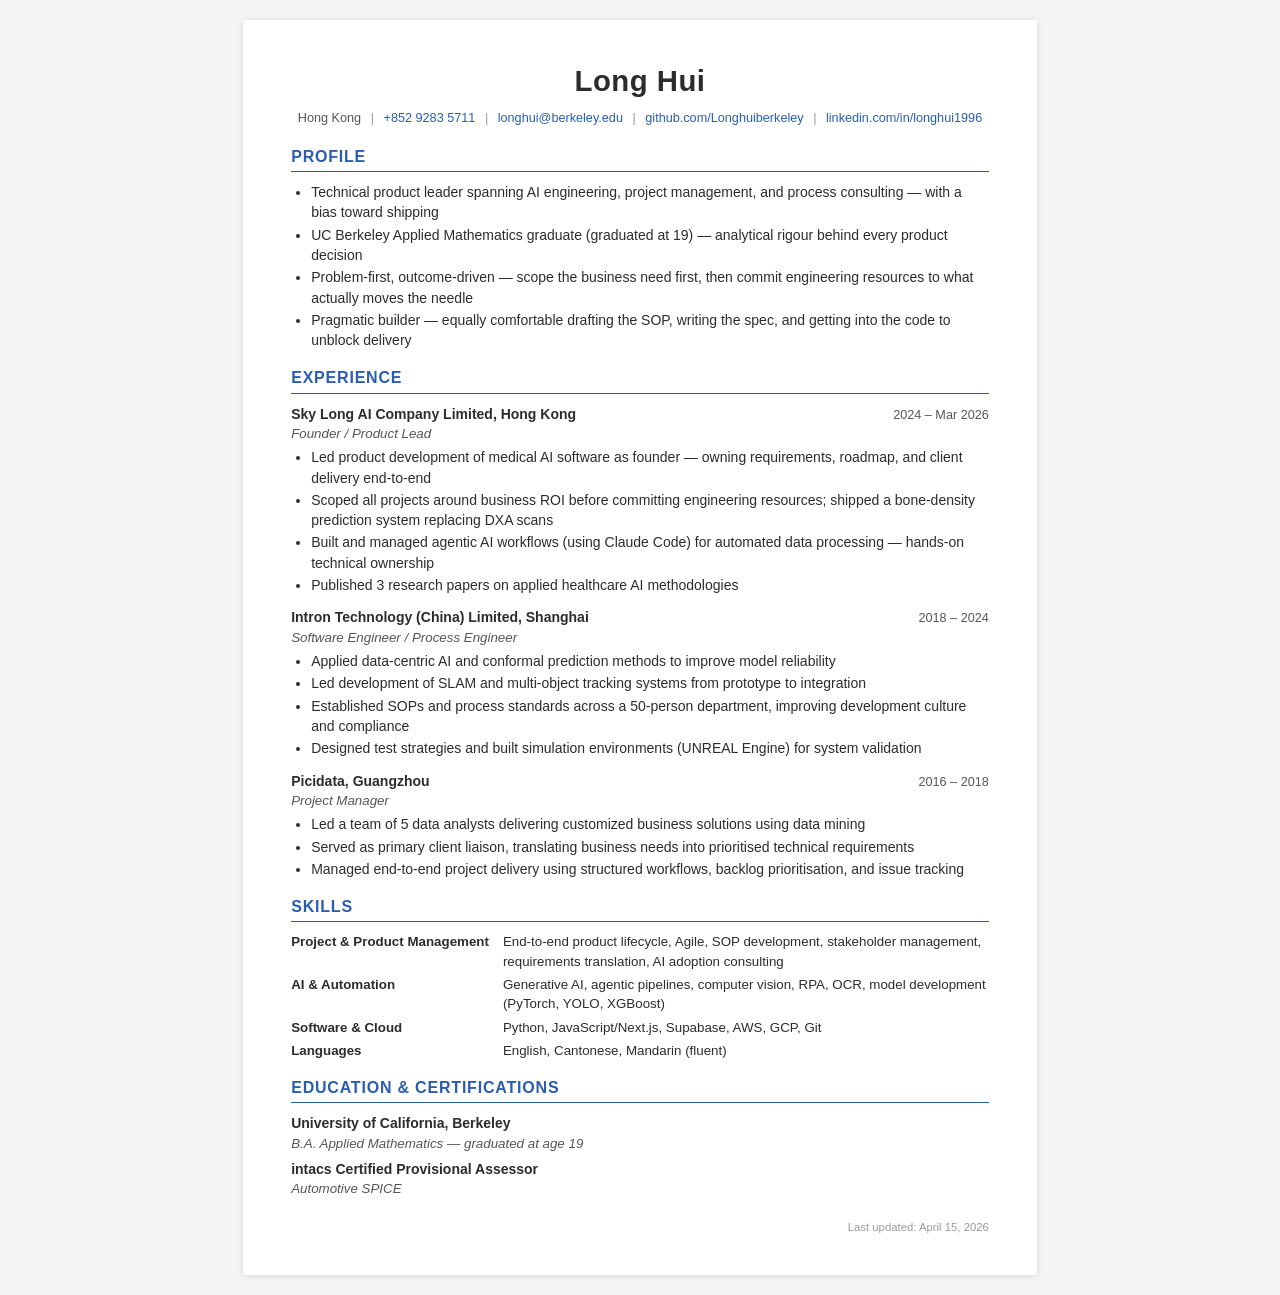
<file: index.html>
<!DOCTYPE html>
<html lang="en">
<head>
  <meta charset="UTF-8">
  <meta name="viewport" content="width=device-width, initial-scale=1.0">
  <title>Long Hui — CV</title>
  <link rel="stylesheet" href="style.css">
</head>
<body>
  <div class="page">
    <header>
      <h1>Long Hui</h1>
      <p class="contact-bar">
        Hong Kong
        <span class="sep">|</span>
        <a href="tel:+85292835711">+852 9283 5711</a>
        <span class="sep">|</span>
        <a href="mailto:longhui@berkeley.edu">longhui@berkeley.edu</a>
        <span class="sep">|</span>
        <a href="https://github.com/Longhuiberkeley">github.com/Longhuiberkeley</a>
        <span class="sep">|</span>
        <a href="https://www.linkedin.com/in/longhui1996/">linkedin.com/in/longhui1996</a>
      </p>
    </header>

    <section class="profile">
      <h2>Profile</h2>
      <ul>
        <li>Technical product leader spanning AI engineering, project management, and process consulting — with a bias toward shipping</li>
        <li>UC Berkeley Applied Mathematics graduate (graduated at 19) — analytical rigour behind every product decision</li>
        <li>Problem-first, outcome-driven — scope the business need first, then commit engineering resources to what actually moves the needle</li>
        <li>Pragmatic builder — equally comfortable drafting the SOP, writing the spec, and getting into the code to unblock delivery</li>
      </ul>
    </section>

    <section class="experience">
      <h2>Experience</h2>

      <div class="entry">
        <div class="entry-header">
          <h3>Sky Long AI Company Limited, Hong Kong</h3>
          <span class="date">2024 – Mar 2026</span>
        </div>
        <p class="role">Founder / Product Lead</p>
        <ul>
          <li>Led product development of medical AI software as founder — owning requirements, roadmap, and client delivery end-to-end</li>
          <li>Scoped all projects around business ROI before committing engineering resources; shipped a bone-density prediction system replacing DXA scans</li>
          <li>Built and managed agentic AI workflows (using Claude Code) for automated data processing — hands-on technical ownership</li>
          <li>Published 3 research papers on applied healthcare AI methodologies</li>
        </ul>
      </div>

      <div class="entry">
        <div class="entry-header">
          <h3>Intron Technology (China) Limited, Shanghai</h3>
          <span class="date">2018 – 2024</span>
        </div>
        <p class="role">Software Engineer / Process Engineer</p>
        <ul>
          <li>Applied data-centric AI and conformal prediction methods to improve model reliability</li>
          <li>Led development of SLAM and multi-object tracking systems from prototype to integration</li>
          <li>Established SOPs and process standards across a 50-person department, improving development culture and compliance</li>
          <li>Designed test strategies and built simulation environments (UNREAL Engine) for system validation</li>
        </ul>
      </div>

      <div class="entry">
        <div class="entry-header">
          <h3>Picidata, Guangzhou</h3>
          <span class="date">2016 – 2018</span>
        </div>
        <p class="role">Project Manager</p>
        <ul>
          <li>Led a team of 5 data analysts delivering customized business solutions using data mining</li>
          <li>Served as primary client liaison, translating business needs into prioritised technical requirements</li>
          <li>Managed end-to-end project delivery using structured workflows, backlog prioritisation, and issue tracking</li>
        </ul>
      </div>

    </section>

    <section class="skills">
      <h2>Skills</h2>
      <dl>
        <dt>Project &amp; Product Management</dt>
        <dd>End-to-end product lifecycle, Agile, SOP development, stakeholder management, requirements translation, AI adoption consulting</dd>

        <dt>AI &amp; Automation</dt>
        <dd>Generative AI, agentic pipelines, computer vision, RPA, OCR, model development (PyTorch, YOLO, XGBoost)</dd>

        <dt>Software &amp; Cloud</dt>
        <dd>Python, JavaScript/Next.js, Supabase, AWS, GCP, Git</dd>

        <dt>Languages</dt>
        <dd>English, Cantonese, Mandarin (fluent)</dd>
      </dl>
    </section>

    <section class="education">
      <h2>Education &amp; Certifications</h2>
      <div class="entry">
        <div class="entry-header">
          <h3>University of California, Berkeley</h3>
        </div>
        <p class="role">B.A. Applied Mathematics — graduated at age 19</p>
      </div>
      <div class="entry">
        <div class="entry-header">
          <h3>intacs Certified Provisional Assessor</h3>
        </div>
        <p class="role">Automotive SPICE</p>
      </div>
    </section>

    <footer>
      <p class="last-updated">Last updated: April 15, 2026</p>
    </footer>
  </div>
</body>
</html>
</file>
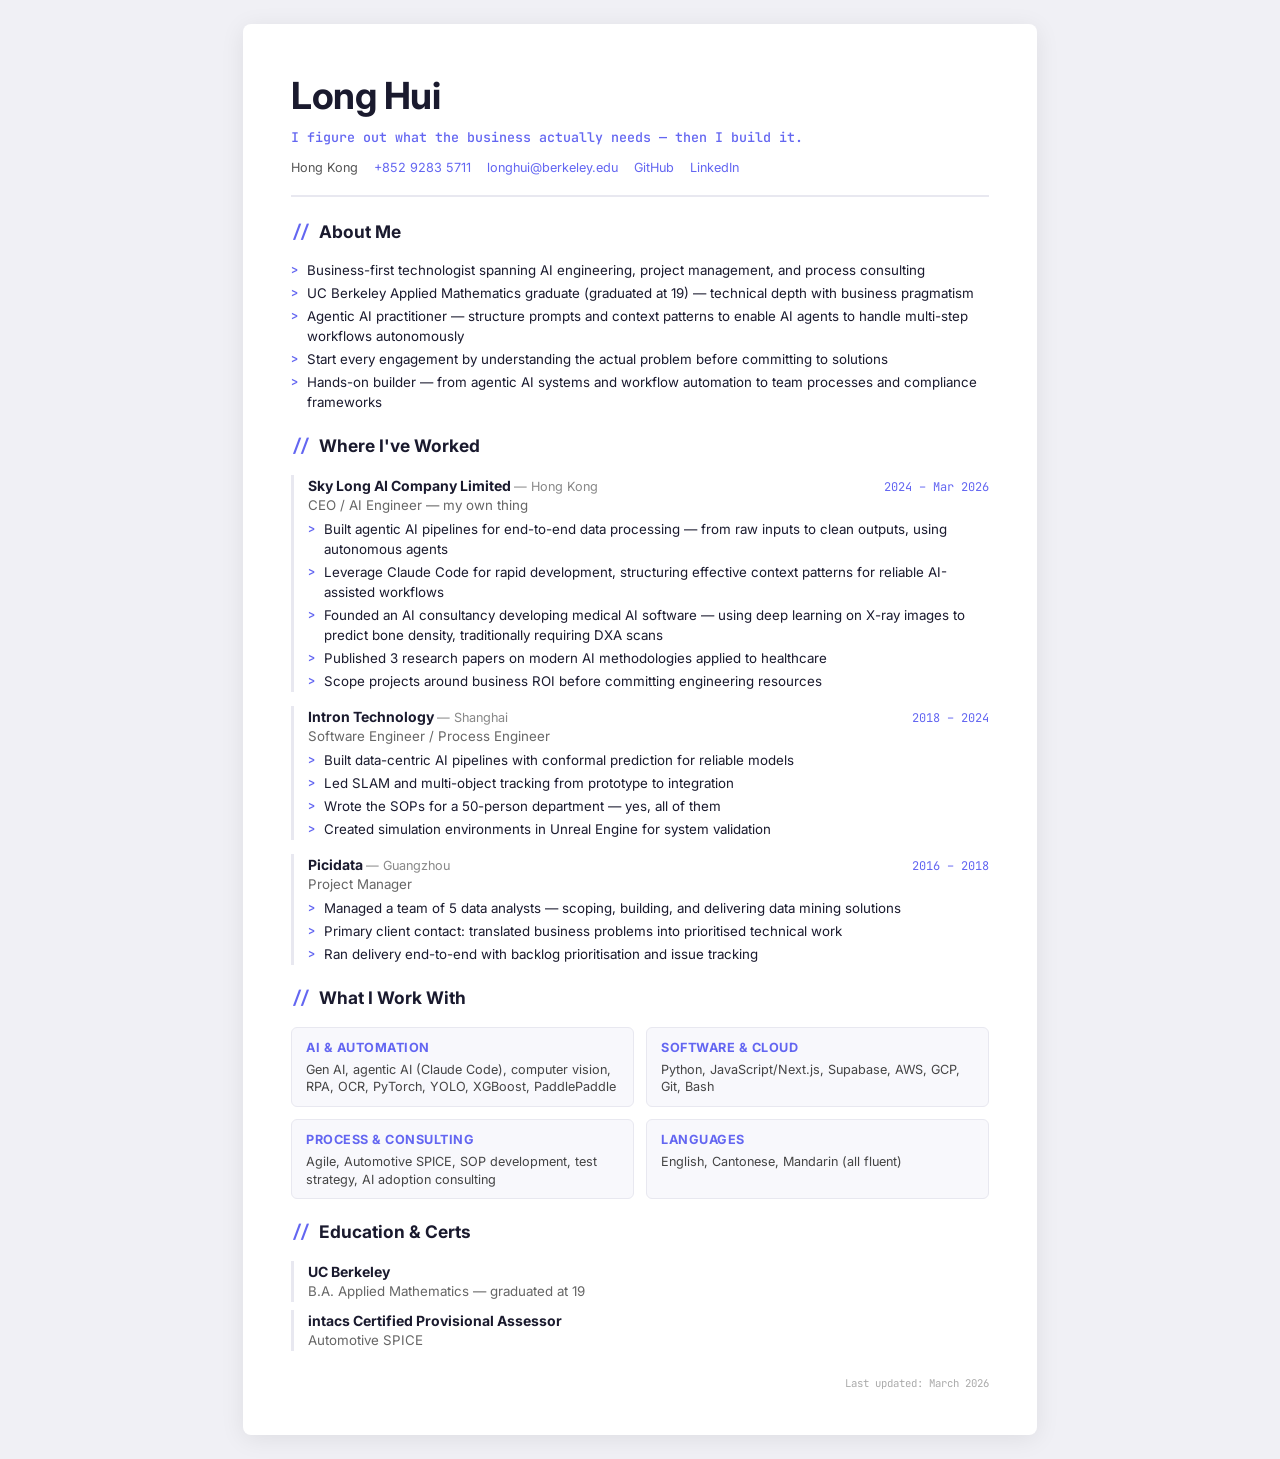
<file: index-playful.html>
<!DOCTYPE html>
<html lang="en">
<head>
  <meta charset="UTF-8">
  <meta name="viewport" content="width=device-width, initial-scale=1.0">
  <title>Long Hui — CV</title>
  <link rel="stylesheet" href="style-playful.css">
</head>
<body>
  <div class="page">
    <header>
      <div class="name-block">
        <h1>Long Hui</h1>
        <p class="tagline">I figure out what the business actually needs — then I build it.</p>
      </div>
      <div class="contact-bar">
        <span>Hong Kong</span>
        <span><a href="tel:+85292835711">+852 9283 5711</a></span>
        <span><a href="mailto:longhui@berkeley.edu">longhui@berkeley.edu</a></span>
        <span><a href="https://github.com/Longhuiberkeley">GitHub</a></span>
        <span><a href="https://www.linkedin.com/in/longhui1996/">LinkedIn</a></span>
      </div>
    </header>

    <section class="profile">
      <h2><span class="accent">//</span> About Me</h2>
      <ul>
        <li>Business-first technologist spanning AI engineering, project management, and process consulting</li>
        <li>UC Berkeley Applied Mathematics graduate (graduated at 19) — technical depth with business pragmatism</li>
        <li>Agentic AI practitioner — structure prompts and context patterns to enable AI agents to handle multi-step workflows autonomously</li>
        <li>Start every engagement by understanding the actual problem before committing to solutions</li>
        <li>Hands-on builder — from agentic AI systems and workflow automation to team processes and compliance frameworks</li>
      </ul>
    </section>

    <section class="experience">
      <h2><span class="accent">//</span> Where I've Worked</h2>

      <div class="entry">
        <div class="entry-header">
          <h3>Sky Long AI Company Limited <span class="location">Hong Kong</span></h3>
          <span class="date">2024 – Mar 2026</span>
        </div>
        <p class="role">CEO / AI Engineer — my own thing</p>
        <ul>
          <li>Built agentic AI pipelines for end-to-end data processing — from raw inputs to clean outputs, using autonomous agents</li>
          <li>Leverage Claude Code for rapid development, structuring effective context patterns for reliable AI-assisted workflows</li>
          <li>Founded an AI consultancy developing medical AI software — using deep learning on X-ray images to predict bone density, traditionally requiring DXA scans</li>
          <li>Published 3 research papers on modern AI methodologies applied to healthcare</li>
          <li>Scope projects around business ROI before committing engineering resources</li>
        </ul>
      </div>

      <div class="entry">
        <div class="entry-header">
          <h3>Intron Technology <span class="location">Shanghai</span></h3>
          <span class="date">2018 – 2024</span>
        </div>
        <p class="role">Software Engineer / Process Engineer</p>
        <ul>
          <li>Built data-centric AI pipelines with conformal prediction for reliable models</li>
          <li>Led SLAM and multi-object tracking from prototype to integration</li>
          <li>Wrote the SOPs for a 50-person department — yes, all of them</li>
          <li>Created simulation environments in Unreal Engine for system validation</li>
        </ul>
      </div>

      <div class="entry">
        <div class="entry-header">
          <h3>Picidata <span class="location">Guangzhou</span></h3>
          <span class="date">2016 – 2018</span>
        </div>
        <p class="role">Project Manager</p>
        <ul>
          <li>Managed a team of 5 data analysts — scoping, building, and delivering data mining solutions</li>
          <li>Primary client contact: translated business problems into prioritised technical work</li>
          <li>Ran delivery end-to-end with backlog prioritisation and issue tracking</li>
        </ul>
      </div>

    </section>

    <section class="skills">
      <h2><span class="accent">//</span> What I Work With</h2>
      <div class="skill-grid">
        <div class="skill-group">
          <h3>AI & Automation</h3>
          <p>Gen AI, agentic AI (Claude Code), computer vision, RPA, OCR, PyTorch, YOLO, XGBoost, PaddlePaddle</p>
        </div>
        <div class="skill-group">
          <h3>Software & Cloud</h3>
          <p>Python, JavaScript/Next.js, Supabase, AWS, GCP, Git, Bash</p>
        </div>
        <div class="skill-group">
          <h3>Process & Consulting</h3>
          <p>Agile, Automotive SPICE, SOP development, test strategy, AI adoption consulting</p>
        </div>
        <div class="skill-group">
          <h3>Languages</h3>
          <p>English, Cantonese, Mandarin (all fluent)</p>
        </div>
      </div>
    </section>

    <section class="education">
      <h2><span class="accent">//</span> Education & Certs</h2>
      <div class="entry">
        <div class="entry-header">
          <h3>UC Berkeley</h3>
        </div>
        <p class="role">B.A. Applied Mathematics — graduated at 19</p>
      </div>
      <div class="entry">
        <div class="entry-header">
          <h3>intacs Certified Provisional Assessor</h3>
        </div>
        <p class="role">Automotive SPICE</p>
      </div>
    </section>

    <footer>
      <p class="last-updated">Last updated: March 2026</p>
    </footer>
  </div>
</body>
</html>
</file>
<file: style.css>
/* ============================================
   Long Hui CV — Screen + Print Styles
   ============================================ */

/* --- Reset & Base --- */

*, *::before, *::after {
  box-sizing: border-box;
  margin: 0;
  padding: 0;
}

body {
  font-family: 'Segoe UI', Roboto, 'Helvetica Neue', Arial, sans-serif;
  font-size: 10.5pt;
  line-height: 1.45;
  color: #2c2c2c;
  background: #f4f4f4;
  -webkit-font-smoothing: antialiased;
}

/* --- Page Container --- */

.page {
  max-width: 210mm;
  margin: 20px auto;
  padding: 40px 48px;
  background: #fff;
  box-shadow: 0 1px 6px rgba(0, 0, 0, 0.12);
}

/* --- Header --- */

header {
  text-align: center;
  margin-bottom: 18px;
}

header h1 {
  font-size: 22pt;
  font-weight: 700;
  letter-spacing: 0.5px;
  color: #2c2c2c;
  margin-bottom: 6px;
}

.contact-bar {
  font-size: 9.5pt;
  color: #555;
}

.contact-bar a {
  color: #2a5db0;
  text-decoration: none;
}

.contact-bar a:hover {
  text-decoration: underline;
}

.sep {
  margin: 0 6px;
  color: #999;
}

/* --- Section Headings --- */

h2 {
  font-size: 12pt;
  font-weight: 700;
  color: #2a5db0;
  text-transform: uppercase;
  letter-spacing: 0.8px;
  border-bottom: 1.5px solid #2a5db0;
  padding-bottom: 3px;
  margin-bottom: 10px;
  margin-top: 16px;
}

/* --- Profile --- */

.profile p {
  text-align: justify;
  hyphens: auto;
}

/* --- Experience & Education Entries --- */

.entry {
  margin-bottom: 12px;
}

.entry-header {
  display: flex;
  justify-content: space-between;
  align-items: baseline;
}

.entry-header h3 {
  font-size: 10.5pt;
  font-weight: 700;
  color: #2c2c2c;
}

.date {
  font-size: 9.5pt;
  color: #555;
  white-space: nowrap;
  flex-shrink: 0;
  margin-left: 12px;
}

.role {
  font-style: italic;
  font-size: 10pt;
  color: #555;
  margin-bottom: 4px;
}

ul {
  list-style: disc;
  padding-left: 20px;
  margin-top: 2px;
}

li {
  margin-bottom: 2px;
}

/* --- Skills --- */

dl {
  display: grid;
  grid-template-columns: auto 1fr;
  gap: 4px 14px;
}

dt {
  font-weight: 700;
  font-size: 10pt;
  white-space: nowrap;
}

dd {
  font-size: 10pt;
}

/* --- Education --- */

.education .entry {
  margin-bottom: 6px;
}

/* --- Footer --- */

footer {
  margin-top: 20px;
  text-align: right;
}

.last-updated {
  font-size: 8.5pt;
  color: #999;
}

/* ============================================
   Print Styles
   ============================================ */

@media print {
  @page {
    margin: 15mm;
  }

  body {
    background: none;
    font-size: 10pt;
    color: #000;
  }

  .page {
    max-width: none;
    margin: 0;
    padding: 0;
    box-shadow: none;
  }

  h1, h2, h3, .entry-header h3 {
    color: #000;
  }

  h2 {
    border-bottom-color: #000;
  }

  .contact-bar,
  .contact-bar a,
  .date,
  .role,
  .sep {
    color: #333;
  }

  .contact-bar a {
    text-decoration: none;
  }

  a[href]::after {
    content: none;
  }

  .entry {
    page-break-inside: avoid;
  }

  .skills {
    page-break-inside: avoid;
  }

  .education {
    page-break-inside: avoid;
  }

  .last-updated {
    color: #666;
  }
}
</file>
<file: style-playful.css>
/* ============================================
   Long Hui CV — Playful Version
   ============================================ */

@import url('https://fonts.googleapis.com/css2?family=Inter:wght@400;600;700&family=JetBrains+Mono:wght@400;500&display=swap');

*, *::before, *::after {
  box-sizing: border-box;
  margin: 0;
  padding: 0;
}

body {
  font-family: 'Inter', -apple-system, BlinkMacSystemFont, sans-serif;
  font-size: 10.5pt;
  line-height: 1.5;
  color: #1a1a2e;
  background: #f0f0f5;
  -webkit-font-smoothing: antialiased;
}

/* --- Page Container --- */

.page {
  max-width: 210mm;
  margin: 24px auto;
  padding: 44px 48px;
  background: #fff;
  border-radius: 8px;
  box-shadow: 0 4px 24px rgba(0, 0, 0, 0.08);
}

/* --- Header --- */

header {
  margin-bottom: 22px;
  padding-bottom: 18px;
  border-bottom: 2px solid #e8e8f0;
}

.name-block {
  margin-bottom: 10px;
}

header h1 {
  font-size: 28pt;
  font-weight: 700;
  color: #1a1a2e;
  letter-spacing: -0.5px;
  margin-bottom: 4px;
}

.tagline {
  font-family: 'JetBrains Mono', monospace;
  font-size: 10pt;
  color: #6366f1;
  font-weight: 500;
}

.contact-bar {
  display: flex;
  flex-wrap: wrap;
  gap: 6px 16px;
  font-size: 9.5pt;
  color: #555;
}

.contact-bar a {
  color: #6366f1;
  text-decoration: none;
  border-bottom: 1px solid transparent;
  transition: border-color 0.2s;
}

.contact-bar a:hover {
  border-bottom-color: #6366f1;
}

/* --- Section Headings --- */

h2 {
  font-size: 13pt;
  font-weight: 700;
  color: #1a1a2e;
  margin-bottom: 12px;
  margin-top: 20px;
  padding-bottom: 4px;
  border-bottom: none;
}

.accent {
  font-family: 'JetBrains Mono', monospace;
  color: #6366f1;
  font-weight: 700;
  margin-right: 4px;
}

/* --- Profile --- */

.profile p {
  font-size: 10.5pt;
  line-height: 1.6;
  color: #333;
}

.profile em {
  font-style: italic;
  color: #6366f1;
}

/* --- Experience Entries --- */

.entry {
  margin-bottom: 14px;
  padding-left: 14px;
  border-left: 3px solid #e8e8f0;
}

.entry-header {
  display: flex;
  justify-content: space-between;
  align-items: baseline;
}

.entry-header h3 {
  font-size: 10.5pt;
  font-weight: 700;
  color: #1a1a2e;
}

.location {
  font-weight: 400;
  color: #888;
  font-size: 9.5pt;
}

.location::before {
  content: "— ";
}

.date {
  font-family: 'JetBrains Mono', monospace;
  font-size: 9pt;
  color: #6366f1;
  white-space: nowrap;
  flex-shrink: 0;
  margin-left: 12px;
}

.role {
  font-size: 10pt;
  color: #666;
  margin-bottom: 4px;
}

ul {
  list-style: none;
  padding-left: 0;
  margin-top: 4px;
}

li {
  position: relative;
  padding-left: 16px;
  margin-bottom: 3px;
  font-size: 10pt;
}

li::before {
  content: ">";
  font-family: 'JetBrains Mono', monospace;
  position: absolute;
  left: 0;
  color: #6366f1;
  font-weight: 700;
  font-size: 9pt;
}

/* --- Skills --- */

.skill-grid {
  display: grid;
  grid-template-columns: 1fr 1fr;
  gap: 12px;
}

.skill-group {
  padding: 10px 14px;
  background: #f8f8fc;
  border-radius: 6px;
  border: 1px solid #e8e8f0;
}

.skill-group h3 {
  font-size: 9.5pt;
  font-weight: 700;
  color: #6366f1;
  text-transform: uppercase;
  letter-spacing: 0.5px;
  margin-bottom: 4px;
}

.skill-group p {
  font-size: 9.5pt;
  color: #444;
  line-height: 1.4;
}

/* --- Education --- */

.education .entry {
  margin-bottom: 8px;
}

/* --- Footer --- */

footer {
  margin-top: 24px;
  text-align: right;
}

.last-updated {
  font-family: 'JetBrains Mono', monospace;
  font-size: 8pt;
  color: #aaa;
}

/* ============================================
   Print Styles
   ============================================ */

@media print {
  @page {
    margin: 15mm;
  }

  body {
    background: none;
    font-family: 'Inter', -apple-system, BlinkMacSystemFont, sans-serif;
    font-size: 10pt;
    color: #000;
  }

  .page {
    max-width: none;
    margin: 0;
    padding: 0;
    box-shadow: none;
    border-radius: 0;
  }

  header {
    border-bottom-color: #ccc;
  }

  h1, h2, h3, .entry-header h3 {
    color: #000;
  }

  .tagline,
  .accent,
  .date,
  .skill-group h3,
  li::before {
    color: #444;
  }

  .contact-bar,
  .contact-bar a,
  .role,
  .location {
    color: #333;
  }

  .contact-bar a {
    text-decoration: none;
    border-bottom: none;
  }

  a[href]::after {
    content: none;
  }

  .entry {
    page-break-inside: avoid;
    border-left-color: #ccc;
  }

  .skills {
    page-break-inside: avoid;
  }

  .skill-group {
    background: none;
    border-color: #ccc;
  }

  .last-updated {
    color: #666;
  }
}
</file>
